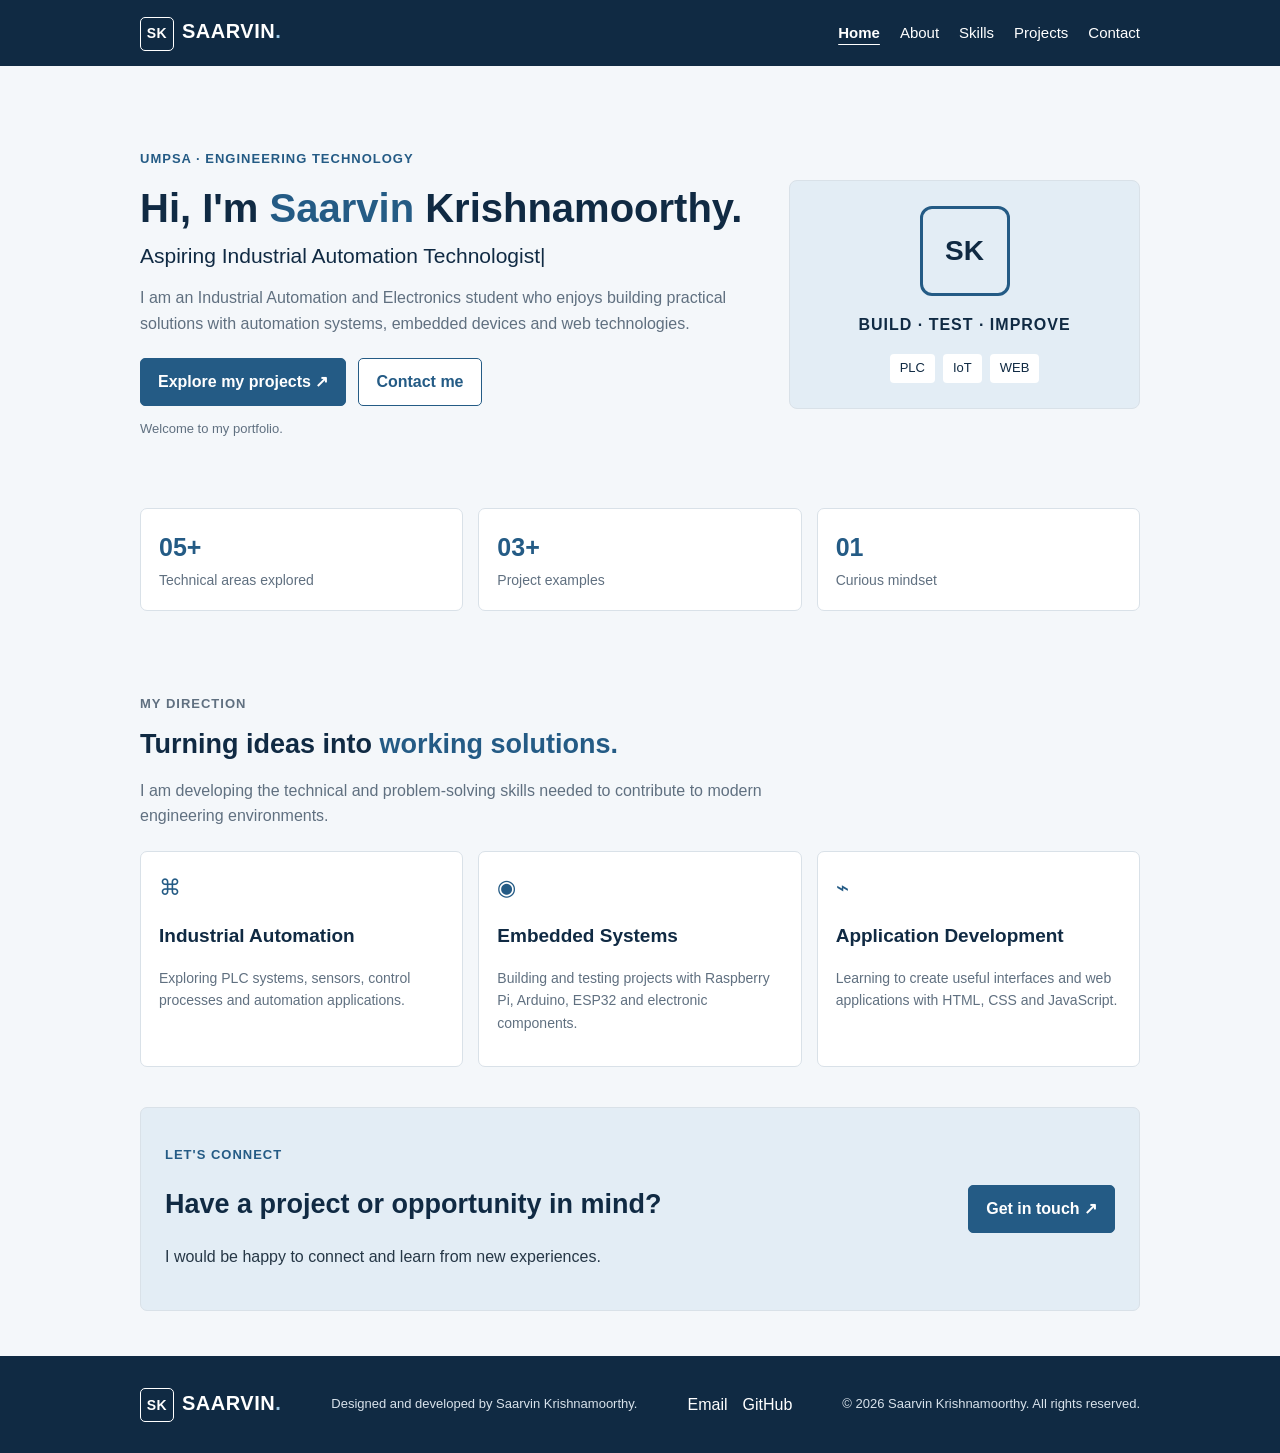
<file: index.html>
<!DOCTYPE html>
<html lang="en">
<head>
  <meta charset="UTF-8">
  <meta name="viewport" content="width=device-width, initial-scale=1.0">
  <meta name="description" content="Personal portfolio of Saarvin Krishnamoorthy, an Industrial Automation and Electronics student at UMPSA.">
  <title>Saarvin Krishnamoorthy | Home</title>
  <link rel="preconnect" href="https://fonts.googleapis.com">
  <link rel="preconnect" href="https://fonts.gstatic.com" crossorigin>
  <link href="https://fonts.googleapis.com/css2?family=Inter:wght@400;500;600;700;800&family=Space+Grotesk:wght@500;600;700&display=swap" rel="stylesheet">
  <link rel="stylesheet" href="css/style.css">
  <script src="js/script.js" defer></script>
</head>
<body data-page="home">
  <header class="site-header">
    <div class="container nav-wrap">
      <a class="brand" href="index.html" aria-label="Saarvin home"><span class="brand-mark">SK</span><span>SAARVIN<span class="brand-dot">.</span></span></a>
      <button class="menu-toggle" type="button" aria-label="Open navigation" aria-expanded="false"><span></span><span></span><span></span></button>
      <nav class="main-nav" aria-label="Main navigation">
        <a href="index.html" data-link="home">Home</a>
        <a href="about.html" data-link="about">About</a>
        <a href="skills.html" data-link="skills">Skills</a>
        <a href="projects.html" data-link="projects">Projects</a>
        <a href="contact.html" data-link="contact">Contact</a>
        <button class="theme-toggle" type="button" aria-label="Switch colour theme" title="Switch colour theme">☼</button>
      </nav>
    </div>
  </header>

  <main>
    <section class="hero container">
      <div class="hero-copy">
        <p class="eyebrow"><span class="status-dot"></span> UMPSA · ENGINEERING TECHNOLOGY</p>
        <h1>Hi, I'm <span class="gradient-text">Saarvin</span> Krishnamoorthy.</h1>
        <h2 class="hero-role">Aspiring <span id="typing-text">Industrial Automation Technologist</span><span class="typing-cursor">|</span></h2>
        <p class="hero-description">I am an Industrial Automation and Electronics student who enjoys building practical solutions with automation systems, embedded devices and web technologies.</p>
        <div class="hero-actions">
          <a class="button button-primary" href="projects.html">Explore my projects <span aria-hidden="true">↗</span></a>
          <a class="button button-outline" href="contact.html">Contact me</a>
        </div>
        <p class="greeting" id="time-greeting">Welcome to my portfolio.</p>
      </div>
      <div class="hero-visual" aria-label="Engineering technology illustration">
        <div class="orbit orbit-one"></div><div class="orbit orbit-two"></div>
        <div class="tech-card">
          <div class="tech-card-top"><span class="mini-dot"></span><span class="mini-dot"></span><span class="mini-dot"></span><span class="card-label">ENGINEERING / 01</span></div>
          <div class="chip"><span>SK</span></div>
          <div class="circuit-line line-one"></div><div class="circuit-line line-two"></div><div class="circuit-line line-three"></div>
          <p class="tech-card-caption">BUILD · TEST · IMPROVE</p>
          <div class="tech-tags"><span>PLC</span><span>IoT</span><span>WEB</span></div>
        </div>
        <span class="floating-label label-top">AUTOMATION</span><span class="floating-label label-bottom">INNOVATION</span>
      </div>
    </section>

    <section class="quick-stats container">
      <article class="stat-card"><strong>05+</strong><span>Technical areas explored</span></article>
      <article class="stat-card"><strong>03+</strong><span>Project examples</span></article>
      <article class="stat-card"><strong>01</strong><span>Curious mindset</span></article>
    </section>

    <section class="section container">
      <div class="section-heading"><p class="eyebrow">MY DIRECTION</p><h2>Turning ideas into <span class="gradient-text">working solutions.</span></h2><p>I am developing the technical and problem-solving skills needed to contribute to modern engineering environments.</p></div>
      <div class="feature-grid">
        <article class="feature-card"><div class="feature-icon">⌘</div><h3>Industrial Automation</h3><p>Exploring PLC systems, sensors, control processes and automation applications.</p></article>
        <article class="feature-card"><div class="feature-icon">◉</div><h3>Embedded Systems</h3><p>Building and testing projects with Raspberry Pi, Arduino, ESP32 and electronic components.</p></article>
        <article class="feature-card"><div class="feature-icon">⌁</div><h3>Application Development</h3><p>Learning to create useful interfaces and web applications with HTML, CSS and JavaScript.</p></article>
      </div>
    </section>
    <section class="cta-band container"><div><p class="eyebrow">LET'S CONNECT</p><h2>Have a project or opportunity in mind?</h2><p>I would be happy to connect and learn from new experiences.</p></div><a class="button button-primary" href="contact.html">Get in touch <span aria-hidden="true">↗</span></a></section>
  </main>

  <footer class="site-footer"><div class="container footer-inner"><a class="brand" href="index.html"><span class="brand-mark">SK</span><span>SAARVIN<span class="brand-dot">.</span></span></a><p>Designed and developed by Saarvin Krishnamoorthy.</p><div class="footer-links"><a href="mailto:vc24032@adab.umpsa.edu.my">Email</a><a href="https://github.com/" target="_blank" rel="noopener">GitHub</a></div><small>© <span class="copyright-year"></span> Saarvin Krishnamoorthy. All rights reserved.</small></div></footer>
</body>
</html>
</file>
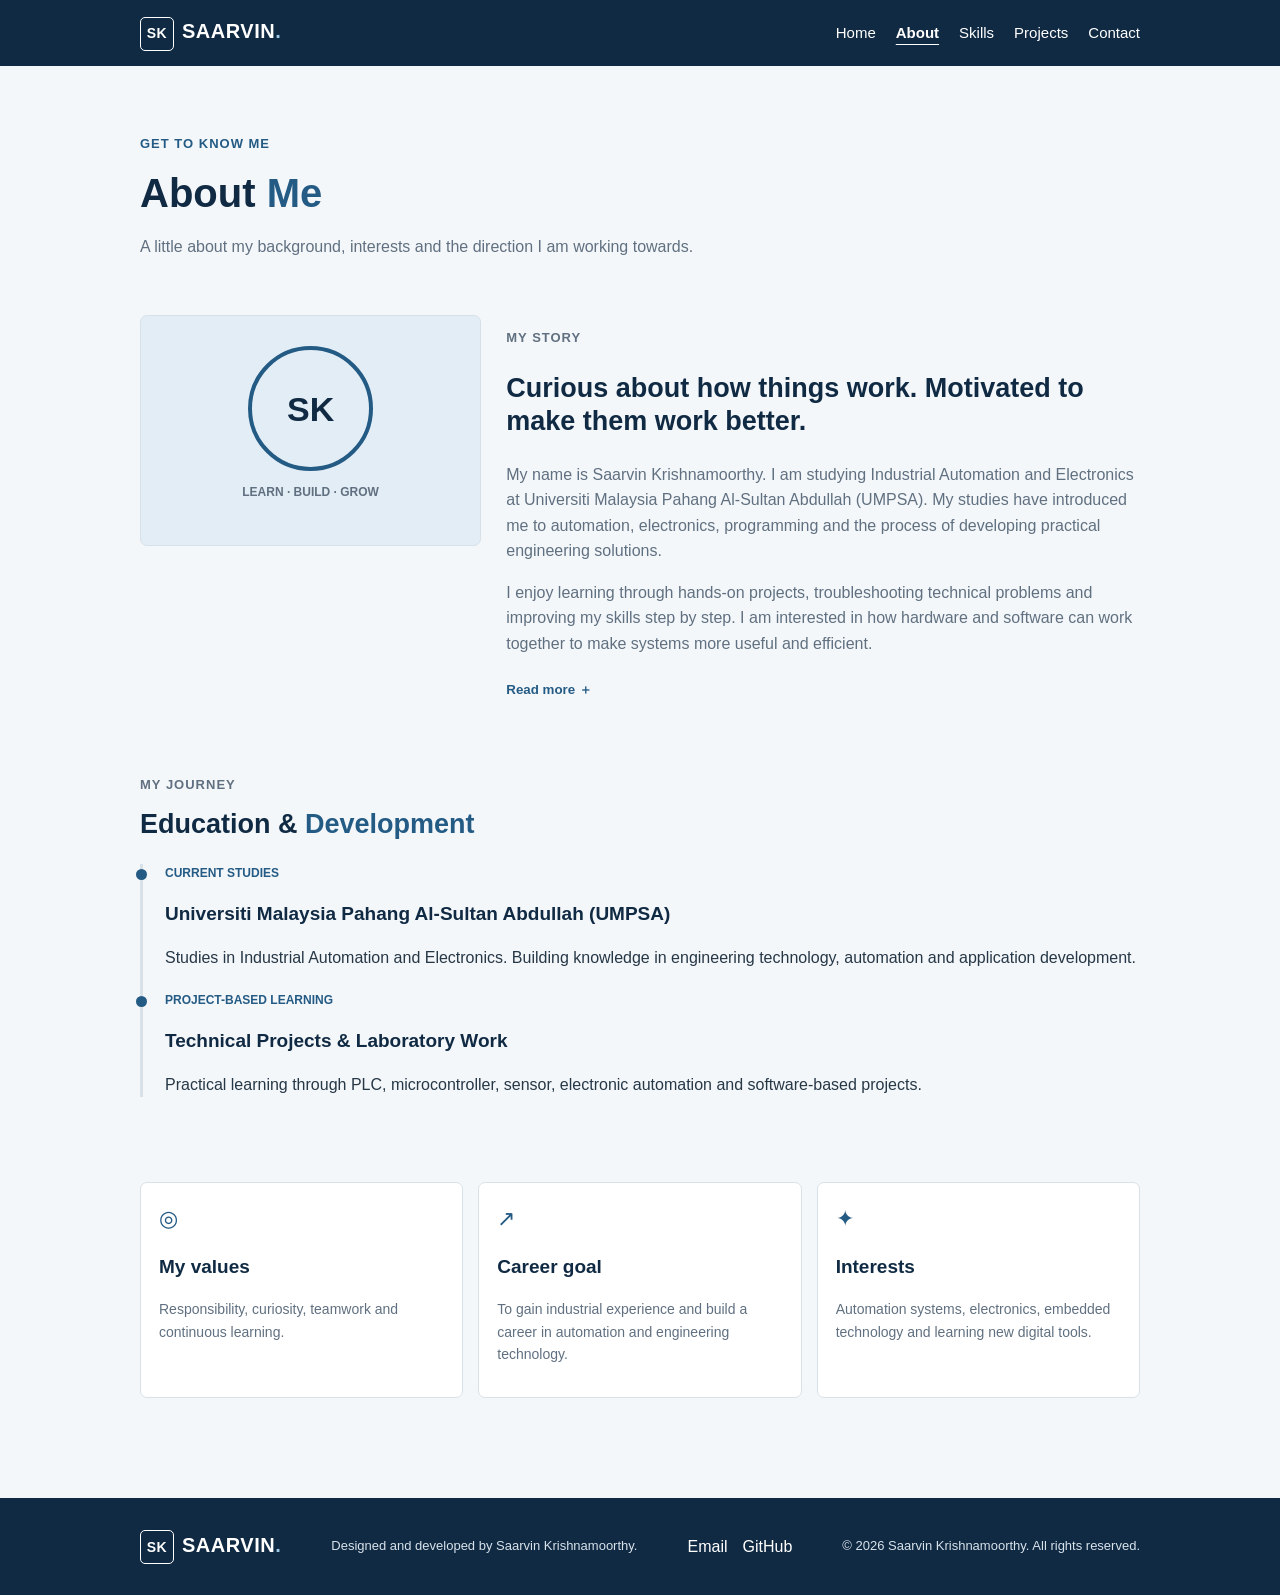
<file: about.html>
<!DOCTYPE html>
<html lang="en">
<head>
  <meta charset="UTF-8"><meta name="viewport" content="width=device-width, initial-scale=1.0">
  <meta name="description" content="Learn about Saarvin Krishnamoorthy, his education and career goals.">
  <title>Saarvin Krishnamoorthy | About Me</title>
  <link rel="preconnect" href="https://fonts.googleapis.com"><link rel="preconnect" href="https://fonts.gstatic.com" crossorigin>
  <link href="https://fonts.googleapis.com/css2?family=Inter:wght@400;500;600;700;800&family=Space+Grotesk:wght@500;600;700&display=swap" rel="stylesheet">
  <link rel="stylesheet" href="css/style.css"><script src="js/script.js" defer></script>
</head>
<body data-page="about">
  <header class="site-header"><div class="container nav-wrap"><a class="brand" href="index.html"><span class="brand-mark">SK</span><span>SAARVIN<span class="brand-dot">.</span></span></a><button class="menu-toggle" type="button" aria-label="Open navigation" aria-expanded="false"><span></span><span></span><span></span></button><nav class="main-nav" aria-label="Main navigation"><a href="index.html" data-link="home">Home</a><a href="about.html" data-link="about">About</a><a href="skills.html" data-link="skills">Skills</a><a href="projects.html" data-link="projects">Projects</a><a href="contact.html" data-link="contact">Contact</a><button class="theme-toggle" type="button" aria-label="Switch colour theme" title="Switch colour theme">☼</button></nav></div></header>
  <main class="container page-main">
    <section class="page-intro"><p class="eyebrow">GET TO KNOW ME</p><h1>About <span class="gradient-text">Me</span></h1><p>A little about my background, interests and the direction I am working towards.</p></section>
    <section class="about-layout">
      <div class="about-monogram"><div class="monogram-ring"><span>SK</span></div><p class="monogram-caption">LEARN · BUILD · GROW</p></div>
      <div class="about-copy"><p class="eyebrow">MY STORY</p><h2>Curious about how things work. Motivated to make them work better.</h2><p>My name is Saarvin Krishnamoorthy. I am studying Industrial Automation and Electronics at Universiti Malaysia Pahang Al-Sultan Abdullah (UMPSA). My studies have introduced me to automation, electronics, programming and the process of developing practical engineering solutions.</p><p>I enjoy learning through hands-on projects, troubleshooting technical problems and improving my skills step by step. I am interested in how hardware and software can work together to make systems more useful and efficient.</p>
        <div class="read-more-content" id="more-about" hidden><p>My goal is to continue developing my technical knowledge, communication and teamwork skills. I hope to gain industrial experience, contribute positively to an engineering team and grow into a capable engineering technologist.</p><p><strong>My motto:</strong> Learn continuously, solve problems patiently and never stop improving.</p></div>
        <button class="text-button read-more-button" type="button" aria-expanded="false" aria-controls="more-about">Read more <span>＋</span></button>
      </div>
    </section>
    <section class="section"><div class="section-heading"><p class="eyebrow">MY JOURNEY</p><h2>Education & <span class="gradient-text">Development</span></h2></div>
      <div class="timeline">
        <article class="timeline-item"><span class="timeline-point"></span><div class="timeline-date">CURRENT STUDIES</div><h3>Universiti Malaysia Pahang Al-Sultan Abdullah (UMPSA)</h3><p>Studies in Industrial Automation and Electronics. Building knowledge in engineering technology, automation and application development.</p></article>
        <article class="timeline-item"><span class="timeline-point"></span><div class="timeline-date">PROJECT-BASED LEARNING</div><h3>Technical Projects & Laboratory Work</h3><p>Practical learning through PLC, microcontroller, sensor, electronic automation and software-based projects.</p></article>
      </div>
    </section>
    <section class="section values-grid"><article class="feature-card"><div class="feature-icon">◎</div><h3>My values</h3><p>Responsibility, curiosity, teamwork and continuous learning.</p></article><article class="feature-card"><div class="feature-icon">↗</div><h3>Career goal</h3><p>To gain industrial experience and build a career in automation and engineering technology.</p></article><article class="feature-card"><div class="feature-icon">✦</div><h3>Interests</h3><p>Automation systems, electronics, embedded technology and learning new digital tools.</p></article></section>
  </main>
  <footer class="site-footer"><div class="container footer-inner"><a class="brand" href="index.html"><span class="brand-mark">SK</span><span>SAARVIN<span class="brand-dot">.</span></span></a><p>Designed and developed by Saarvin Krishnamoorthy.</p><div class="footer-links"><a href="mailto:vc24032@adab.umpsa.edu.my">Email</a><a href="https://github.com/" target="_blank" rel="noopener">GitHub</a></div><small>© <span class="copyright-year"></span> Saarvin Krishnamoorthy. All rights reserved.</small></div></footer>
</body></html>
</file>
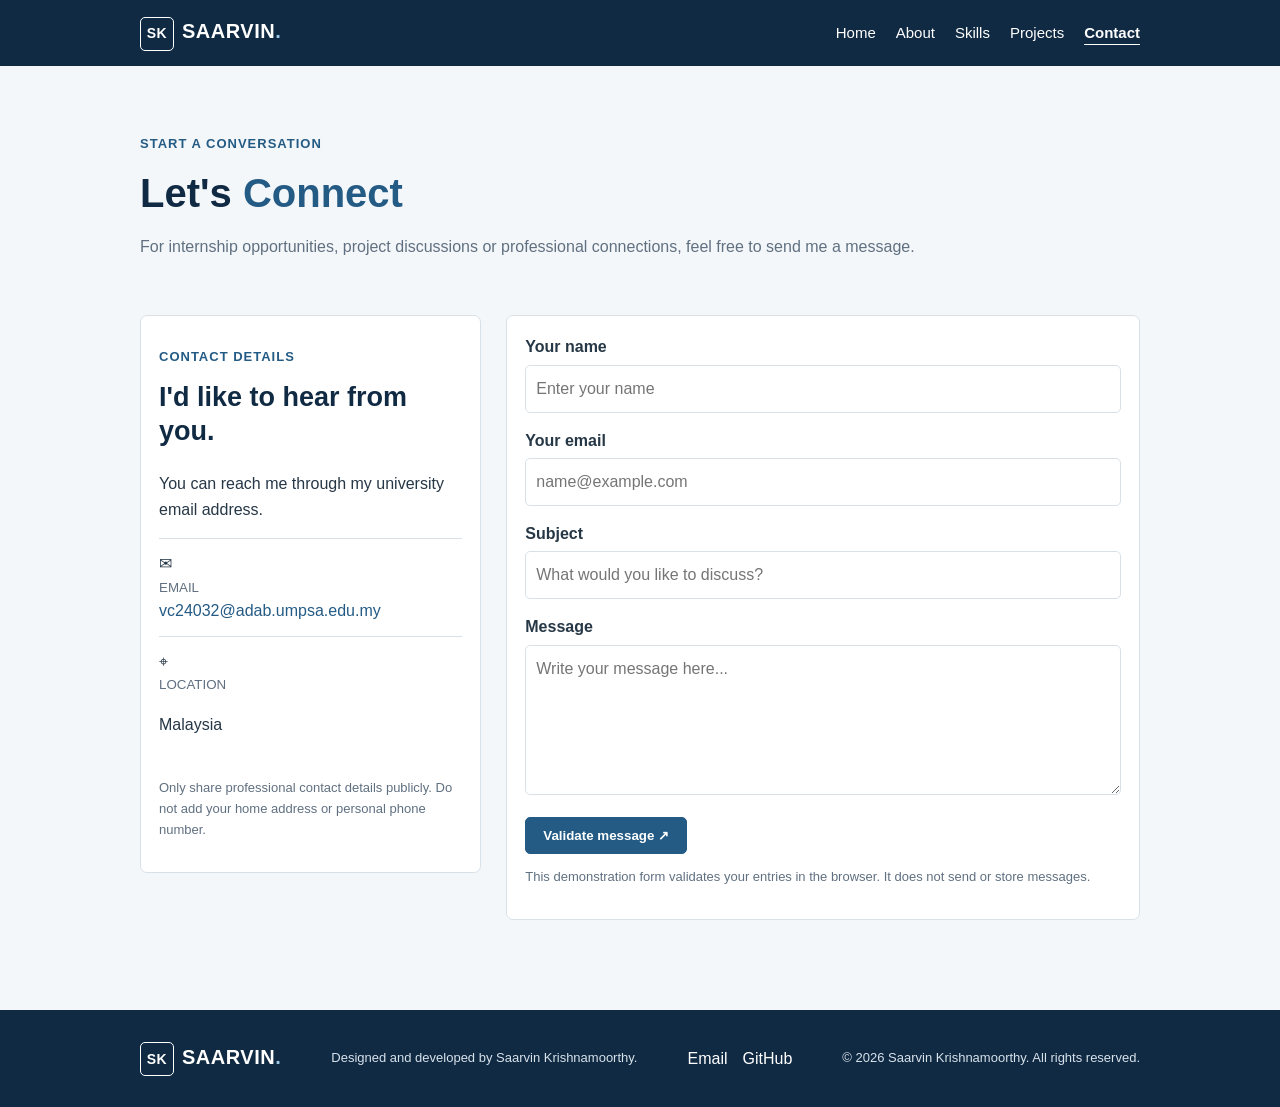
<file: contact.html>
<!DOCTYPE html>
<html lang="en">
<head>
  <meta charset="UTF-8"><meta name="viewport" content="width=device-width, initial-scale=1.0">
  <meta name="description" content="Contact Saarvin Krishnamoorthy for professional and academic opportunities.">
  <title>Saarvin Krishnamoorthy | Contact</title>
  <link rel="preconnect" href="https://fonts.googleapis.com"><link rel="preconnect" href="https://fonts.gstatic.com" crossorigin>
  <link href="https://fonts.googleapis.com/css2?family=Inter:wght@400;500;600;700;800&family=Space+Grotesk:wght@500;600;700&display=swap" rel="stylesheet">
  <link rel="stylesheet" href="css/style.css"><script src="js/script.js" defer></script>
</head>
<body data-page="contact">
  <header class="site-header"><div class="container nav-wrap"><a class="brand" href="index.html"><span class="brand-mark">SK</span><span>SAARVIN<span class="brand-dot">.</span></span></a><button class="menu-toggle" type="button" aria-label="Open navigation" aria-expanded="false"><span></span><span></span><span></span></button><nav class="main-nav" aria-label="Main navigation"><a href="index.html" data-link="home">Home</a><a href="about.html" data-link="about">About</a><a href="skills.html" data-link="skills">Skills</a><a href="projects.html" data-link="projects">Projects</a><a href="contact.html" data-link="contact">Contact</a><button class="theme-toggle" type="button" aria-label="Switch colour theme" title="Switch colour theme">☼</button></nav></div></header>
  <main class="container page-main">
    <section class="page-intro"><p class="eyebrow">START A CONVERSATION</p><h1>Let's <span class="gradient-text">Connect</span></h1><p>For internship opportunities, project discussions or professional connections, feel free to send me a message.</p></section>
    <section class="contact-layout">
      <div class="contact-info"><p class="eyebrow">CONTACT DETAILS</p><h2>I'd like to hear from you.</h2><p class="muted">You can reach me through my university email address.</p><div class="contact-detail"><span class="detail-icon">✉</span><div><small>EMAIL</small><a href="mailto:vc24032@adab.umpsa.edu.my">vc24032@adab.umpsa.edu.my</a></div></div><div class="contact-detail"><span class="detail-icon">⌖</span><div><small>LOCATION</small><p>Malaysia</p></div></div><p class="small-note">Only share professional contact details publicly. Do not add your home address or personal phone number.</p></div>
      <form class="contact-form" id="contact-form" novalidate>
        <div class="form-row"><label for="visitor-name">Your name</label><input id="visitor-name" name="name" type="text" placeholder="Enter your name" required minlength="2"><small class="field-error" id="name-error"></small></div>
        <div class="form-row"><label for="visitor-email">Your email</label><input id="visitor-email" name="email" type="email" placeholder="name@example.com" required><small class="field-error" id="email-error"></small></div>
        <div class="form-row"><label for="visitor-subject">Subject</label><input id="visitor-subject" name="subject" type="text" placeholder="What would you like to discuss?" required minlength="3"><small class="field-error" id="subject-error"></small></div>
        <div class="form-row"><label for="visitor-message">Message</label><textarea id="visitor-message" name="message" rows="5" placeholder="Write your message here..." required minlength="10"></textarea><small class="field-error" id="message-error"></small></div>
        <button class="button button-primary" type="submit">Validate message <span aria-hidden="true">↗</span></button>
        <p class="form-status" id="form-status" role="status" aria-live="polite">This demonstration form validates your entries in the browser. It does not send or store messages.</p>
      </form>
    </section>
  </main>
  <footer class="site-footer"><div class="container footer-inner"><a class="brand" href="index.html"><span class="brand-mark">SK</span><span>SAARVIN<span class="brand-dot">.</span></span></a><p>Designed and developed by Saarvin Krishnamoorthy.</p><div class="footer-links"><a href="mailto:vc24032@adab.umpsa.edu.my">Email</a><a href="https://github.com/" target="_blank" rel="noopener">GitHub</a></div><small>© <span class="copyright-year"></span> Saarvin Krishnamoorthy. All rights reserved.</small></div></footer>
</body></html>
</file>
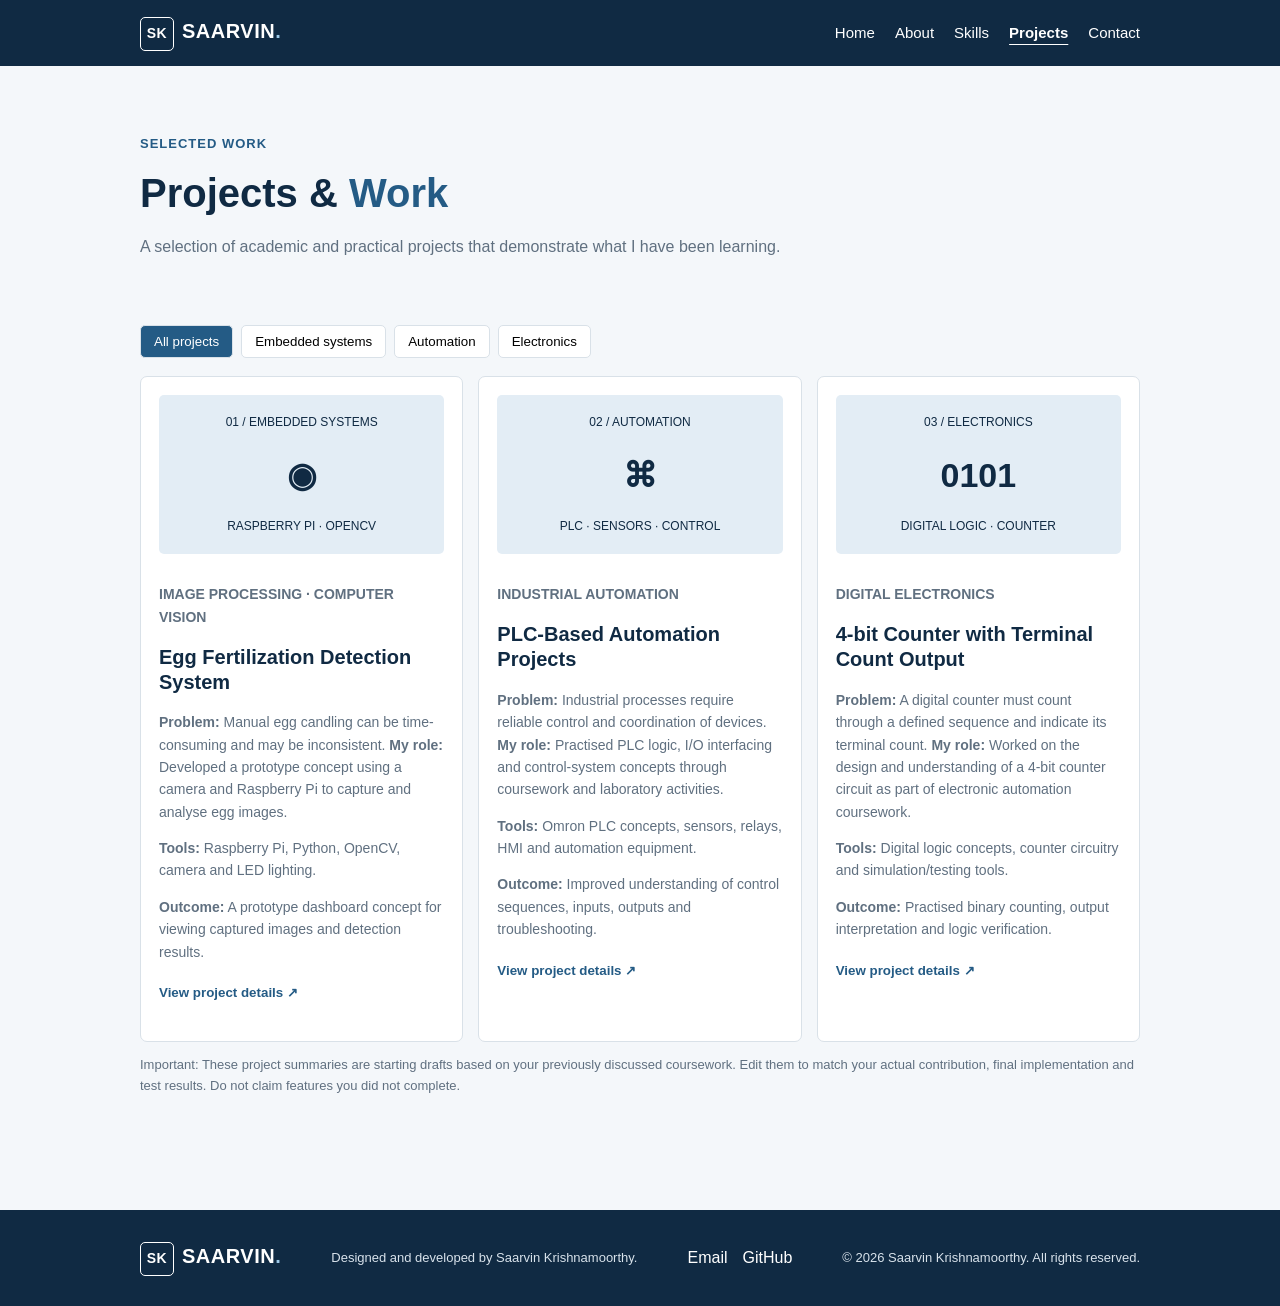
<file: projects.html>
<!DOCTYPE html>
<html lang="en">
<head>
  <meta charset="UTF-8"><meta name="viewport" content="width=device-width, initial-scale=1.0">
  <meta name="description" content="Selected engineering and application development projects by Saarvin Krishnamoorthy.">
  <title>Saarvin Krishnamoorthy | Projects</title>
  <link rel="preconnect" href="https://fonts.googleapis.com"><link rel="preconnect" href="https://fonts.gstatic.com" crossorigin>
  <link href="https://fonts.googleapis.com/css2?family=Inter:wght@400;500;600;700;800&family=Space+Grotesk:wght@500;600;700&display=swap" rel="stylesheet">
  <link rel="stylesheet" href="css/style.css"><script src="js/script.js" defer></script>
</head>
<body data-page="projects">
  <header class="site-header"><div class="container nav-wrap"><a class="brand" href="index.html"><span class="brand-mark">SK</span><span>SAARVIN<span class="brand-dot">.</span></span></a><button class="menu-toggle" type="button" aria-label="Open navigation" aria-expanded="false"><span></span><span></span><span></span></button><nav class="main-nav" aria-label="Main navigation"><a href="index.html" data-link="home">Home</a><a href="about.html" data-link="about">About</a><a href="skills.html" data-link="skills">Skills</a><a href="projects.html" data-link="projects">Projects</a><a href="contact.html" data-link="contact">Contact</a><button class="theme-toggle" type="button" aria-label="Switch colour theme" title="Switch colour theme">☼</button></nav></div></header>
  <main class="container page-main">
    <section class="page-intro"><p class="eyebrow">SELECTED WORK</p><h1>Projects & <span class="gradient-text">Work</span></h1><p>A selection of academic and practical projects that demonstrate what I have been learning.</p></section>
    <section class="section">
      <div class="filter-bar" role="group" aria-label="Filter projects"><button class="filter-button active" type="button" data-filter="all">All projects</button><button class="filter-button" type="button" data-filter="embedded">Embedded systems</button><button class="filter-button" type="button" data-filter="automation">Automation</button><button class="filter-button" type="button" data-filter="electronics">Electronics</button></div>
      <div class="projects-grid">
        <article class="project-card" data-category="embedded"><div class="project-art art-raspberry"><span>01 / EMBEDDED SYSTEMS</span><div class="art-symbol">◉</div><small>RASPBERRY PI · OPENCV</small></div><div class="project-body"><p class="project-type">IMAGE PROCESSING · COMPUTER VISION</p><h2>Egg Fertilization Detection System</h2><p><strong>Problem:</strong> Manual egg candling can be time-consuming and may be inconsistent. <strong>My role:</strong> Developed a prototype concept using a camera and Raspberry Pi to capture and analyse egg images.</p><p><strong>Tools:</strong> Raspberry Pi, Python, OpenCV, camera and LED lighting.</p><p><strong>Outcome:</strong> A prototype dashboard concept for viewing captured images and detection results.</p><button class="text-button project-detail-button" type="button" data-title="Egg Fertilization Detection System" data-details="This academic prototype explores image-based egg inspection. The system uses LED illumination, a camera and Raspberry Pi image processing. The project involved camera setup, image capture, threshold and contour experiments, and a Flask dashboard. Add your final measured test results and screenshots before submission.">View project details ↗</button></div></article>
        <article class="project-card" data-category="automation"><div class="project-art art-plc"><span>02 / AUTOMATION</span><div class="art-symbol">⌘</div><small>PLC · SENSORS · CONTROL</small></div><div class="project-body"><p class="project-type">INDUSTRIAL AUTOMATION</p><h2>PLC-Based Automation Projects</h2><p><strong>Problem:</strong> Industrial processes require reliable control and coordination of devices. <strong>My role:</strong> Practised PLC logic, I/O interfacing and control-system concepts through coursework and laboratory activities.</p><p><strong>Tools:</strong> Omron PLC concepts, sensors, relays, HMI and automation equipment.</p><p><strong>Outcome:</strong> Improved understanding of control sequences, inputs, outputs and troubleshooting.</p><button class="text-button project-detail-button" type="button" data-title="PLC-Based Automation Projects" data-details="This entry represents PLC and flexible manufacturing coursework. Add the exact machine or lab setup, your individual responsibilities, ladder logic screenshots, I/O list and test results from your completed practical work.">View project details ↗</button></div></article>
        <article class="project-card" data-category="electronics"><div class="project-art art-counter"><span>03 / ELECTRONICS</span><div class="art-symbol">0101</div><small>DIGITAL LOGIC · COUNTER</small></div><div class="project-body"><p class="project-type">DIGITAL ELECTRONICS</p><h2>4-bit Counter with Terminal Count Output</h2><p><strong>Problem:</strong> A digital counter must count through a defined sequence and indicate its terminal count. <strong>My role:</strong> Worked on the design and understanding of a 4-bit counter circuit as part of electronic automation coursework.</p><p><strong>Tools:</strong> Digital logic concepts, counter circuitry and simulation/testing tools.</p><p><strong>Outcome:</strong> Practised binary counting, output interpretation and logic verification.</p><button class="text-button project-detail-button" type="button" data-title="4-bit Counter with Terminal Count Output" data-details="This coursework project focuses on a 4-bit digital counter and terminal-count output. Add your actual circuit diagram, components, simulation screenshots and verification table so the description accurately reflects your submission.">View project details ↗</button></div></article>
      </div>
      <p class="small-note">Important: These project summaries are starting drafts based on your previously discussed coursework. Edit them to match your actual contribution, final implementation and test results. Do not claim features you did not complete.</p>
    </section>
  </main>
  <div class="modal" id="project-modal" aria-hidden="true" role="dialog" aria-modal="true" aria-labelledby="modal-title"><div class="modal-backdrop" data-close-modal></div><div class="modal-panel"><button class="modal-close" type="button" aria-label="Close project details" data-close-modal>×</button><p class="eyebrow">PROJECT OVERVIEW</p><h2 id="modal-title">Project title</h2><p id="modal-details"></p></div></div>
  <footer class="site-footer"><div class="container footer-inner"><a class="brand" href="index.html"><span class="brand-mark">SK</span><span>SAARVIN<span class="brand-dot">.</span></span></a><p>Designed and developed by Saarvin Krishnamoorthy.</p><div class="footer-links"><a href="mailto:vc24032@adab.umpsa.edu.my">Email</a><a href="https://github.com/" target="_blank" rel="noopener">GitHub</a></div><small>© <span class="copyright-year"></span> Saarvin Krishnamoorthy. All rights reserved.</small></div></footer>
</body></html>
</file>
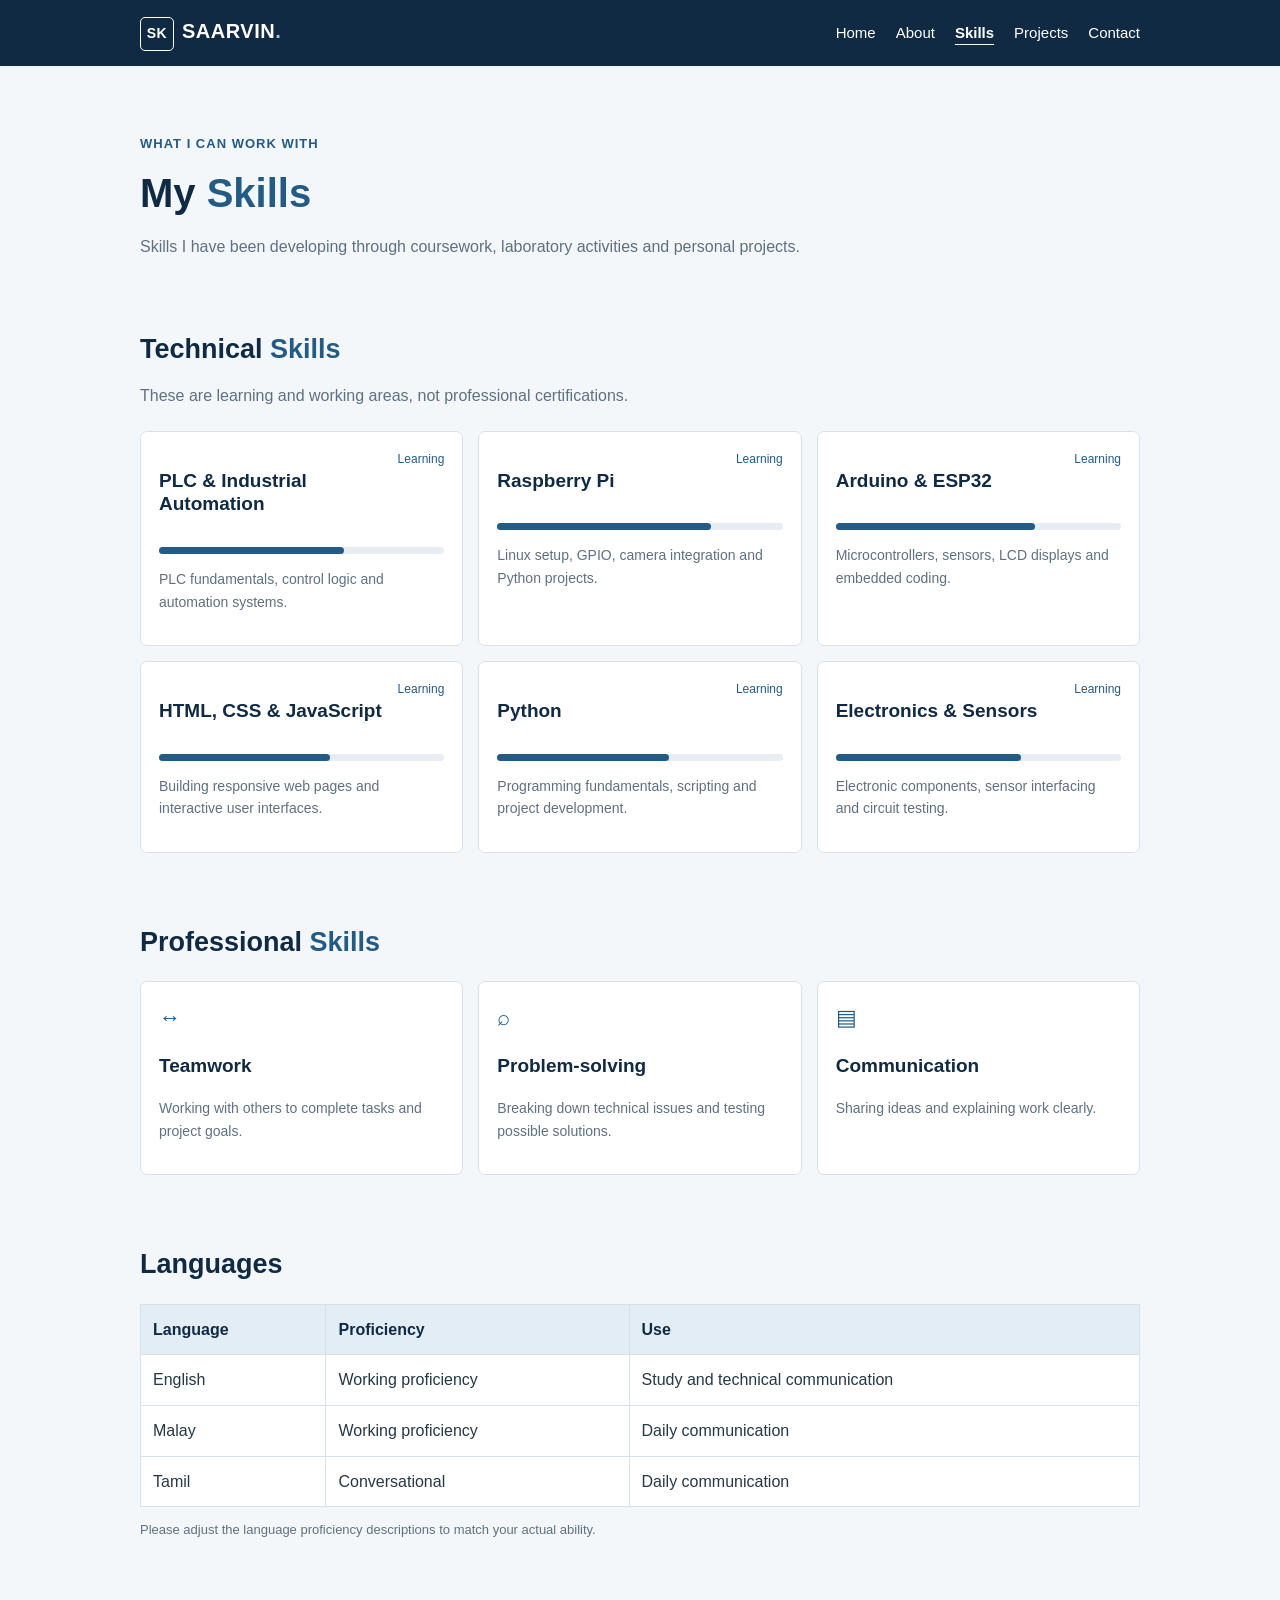
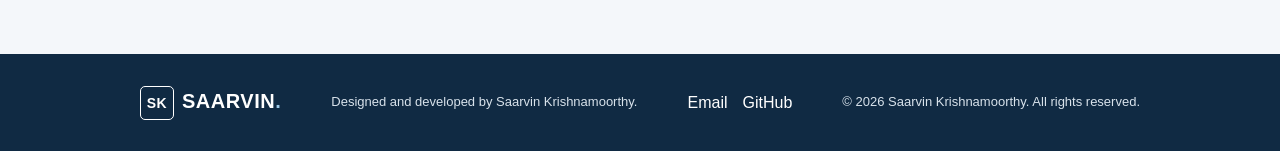
<file: skills.html>
<!DOCTYPE html>
<html lang="en">
<head>
  <meta charset="UTF-8"><meta name="viewport" content="width=device-width, initial-scale=1.0">
  <meta name="description" content="Technical and professional skills of Saarvin Krishnamoorthy.">
  <title>Saarvin Krishnamoorthy | Skills</title>
  <link rel="preconnect" href="https://fonts.googleapis.com"><link rel="preconnect" href="https://fonts.gstatic.com" crossorigin>
  <link href="https://fonts.googleapis.com/css2?family=Inter:wght@400;500;600;700;800&family=Space+Grotesk:wght@500;600;700&display=swap" rel="stylesheet">
  <link rel="stylesheet" href="css/style.css"><script src="js/script.js" defer></script>
</head>
<body data-page="skills">
  <header class="site-header"><div class="container nav-wrap"><a class="brand" href="index.html"><span class="brand-mark">SK</span><span>SAARVIN<span class="brand-dot">.</span></span></a><button class="menu-toggle" type="button" aria-label="Open navigation" aria-expanded="false"><span></span><span></span><span></span></button><nav class="main-nav" aria-label="Main navigation"><a href="index.html" data-link="home">Home</a><a href="about.html" data-link="about">About</a><a href="skills.html" data-link="skills">Skills</a><a href="projects.html" data-link="projects">Projects</a><a href="contact.html" data-link="contact">Contact</a><button class="theme-toggle" type="button" aria-label="Switch colour theme" title="Switch colour theme">☼</button></nav></div></header>
  <main class="container page-main">
    <section class="page-intro"><p class="eyebrow">WHAT I CAN WORK WITH</p><h1>My <span class="gradient-text">Skills</span></h1><p>Skills I have been developing through coursework, laboratory activities and personal projects.</p></section>
    <section class="section skills-section"><div class="section-heading compact-heading"><h2>Technical <span class="gradient-text">Skills</span></h2><p>These are learning and working areas, not professional certifications.</p></div>
      <div class="skills-grid">
        <article class="skill-card"><div class="skill-top"><h3>PLC & Industrial Automation</h3><span>Learning</span></div><div class="skill-track"><span style="--level:65%"></span></div><p>PLC fundamentals, control logic and automation systems.</p></article>
        <article class="skill-card"><div class="skill-top"><h3>Raspberry Pi</h3><span>Learning</span></div><div class="skill-track"><span style="--level:75%"></span></div><p>Linux setup, GPIO, camera integration and Python projects.</p></article>
        <article class="skill-card"><div class="skill-top"><h3>Arduino & ESP32</h3><span>Learning</span></div><div class="skill-track"><span style="--level:70%"></span></div><p>Microcontrollers, sensors, LCD displays and embedded coding.</p></article>
        <article class="skill-card"><div class="skill-top"><h3>HTML, CSS & JavaScript</h3><span>Learning</span></div><div class="skill-track"><span style="--level:60%"></span></div><p>Building responsive web pages and interactive user interfaces.</p></article>
        <article class="skill-card"><div class="skill-top"><h3>Python</h3><span>Learning</span></div><div class="skill-track"><span style="--level:60%"></span></div><p>Programming fundamentals, scripting and project development.</p></article>
        <article class="skill-card"><div class="skill-top"><h3>Electronics & Sensors</h3><span>Learning</span></div><div class="skill-track"><span style="--level:65%"></span></div><p>Electronic components, sensor interfacing and circuit testing.</p></article>
      </div>
    </section>
    <section class="section"><div class="section-heading compact-heading"><h2>Professional <span class="gradient-text">Skills</span></h2></div><div class="feature-grid"><article class="feature-card"><div class="feature-icon">↔</div><h3>Teamwork</h3><p>Working with others to complete tasks and project goals.</p></article><article class="feature-card"><div class="feature-icon">⌕</div><h3>Problem-solving</h3><p>Breaking down technical issues and testing possible solutions.</p></article><article class="feature-card"><div class="feature-icon">▤</div><h3>Communication</h3><p>Sharing ideas and explaining work clearly.</p></article></div></section>
    <section class="section"><div class="section-heading compact-heading"><h2>Languages</h2></div><div class="table-wrap"><table><thead><tr><th>Language</th><th>Proficiency</th><th>Use</th></tr></thead><tbody><tr><td>English</td><td>Working proficiency</td><td>Study and technical communication</td></tr><tr><td>Malay</td><td>Working proficiency</td><td>Daily communication</td></tr><tr><td>Tamil</td><td>Conversational</td><td>Daily communication</td></tr></tbody></table></div><p class="small-note">Please adjust the language proficiency descriptions to match your actual ability.</p></section>
  </main>
  <footer class="site-footer"><div class="container footer-inner"><a class="brand" href="index.html"><span class="brand-mark">SK</span><span>SAARVIN<span class="brand-dot">.</span></span></a><p>Designed and developed by Saarvin Krishnamoorthy.</p><div class="footer-links"><a href="mailto:vc24032@adab.umpsa.edu.my">Email</a><a href="https://github.com/" target="_blank" rel="noopener">GitHub</a></div><small>© <span class="copyright-year"></span> Saarvin Krishnamoorthy. All rights reserved.</small></div></footer>
</body></html>
</file>
<file: css/style.css>
/* Simple student portfolio style */
:root{--navy:#102a43;--blue:#245b85;--light:#f4f7fa;--white:#fff;--text:#263746;--muted:#607080;--border:#d9e1e8}
*{box-sizing:border-box}
html{scroll-behavior:smooth}
body{margin:0;font-family:Arial,Helvetica,sans-serif;background:var(--light);color:var(--text);line-height:1.6}
a{color:var(--blue);text-decoration:none}
a:hover{text-decoration:underline}
.container{width:min(100% - 36px,1000px);margin:auto}
.site-header{background:var(--navy);color:white}
.nav-wrap{min-height:66px;display:flex;align-items:center;justify-content:space-between;gap:20px}
.brand{color:white;font-weight:bold;font-size:20px;letter-spacing:.5px}
.brand-mark{display:inline-flex;align-items:center;justify-content:center;width:34px;height:34px;margin-right:8px;border:1px solid #fff;border-radius:5px;font-size:14px}
.brand-dot{color:#9dc9e8}
.main-nav{display:flex;align-items:center;gap:20px}
.main-nav a{color:#fff;font-size:15px}
.main-nav a.active{font-weight:bold;text-decoration:underline;text-underline-offset:6px}
.theme-toggle{display:none}
.menu-toggle{display:none;background:none;border:0;color:white;font-size:24px}
.hero{display:grid;grid-template-columns:1.4fr .8fr;align-items:center;gap:35px;padding-top:70px;padding-bottom:55px}
.eyebrow{color:var(--blue);font-size:13px;font-weight:bold;letter-spacing:1px;text-transform:uppercase}
h1,h2,h3{color:var(--navy);line-height:1.25}
h1{font-size:40px;margin:10px 0}
h2{font-size:27px}
h3{font-size:19px}
.gradient-text{color:var(--blue)}
.hero-role{font-size:21px;font-weight:normal;margin:8px 0}
.hero-description{max-width:620px;color:var(--muted)}
.hero-visual{background:#e3edf5;border:1px solid var(--border);border-radius:8px;min-height:220px;display:flex;align-items:center;justify-content:center}
.tech-card{padding:25px;text-align:center;color:var(--navy)}
.chip{width:90px;height:90px;margin:0 auto 15px;border:3px solid var(--blue);border-radius:12px;display:grid;place-items:center;font-size:28px;font-weight:bold}
.tech-card-top,.circuit-line,.floating-label,.orbit{display:none}
.tech-card-caption{font-weight:bold;letter-spacing:1px}
.tech-tags{display:flex;gap:8px;justify-content:center}.tech-tags span{background:white;padding:4px 10px;border-radius:4px;font-size:13px}
.hero-actions{display:flex;gap:12px;flex-wrap:wrap;margin-top:22px}
.button{display:inline-block;padding:10px 17px;border-radius:5px;font-weight:bold;border:1px solid var(--blue)}
.button-primary{background:var(--blue);color:white}.button-outline{background:white;color:var(--blue)}
.greeting,.small-note{font-size:13px;color:var(--muted)}
.quick-stats{display:grid;grid-template-columns:repeat(3,1fr);gap:15px;margin-bottom:45px}
.stat-card,.feature-card,.skill-card,.project-card,.contact-form,.contact-info{background:white;border:1px solid var(--border);border-radius:7px;padding:18px}
.stat-card strong{display:block;font-size:25px;color:var(--blue)}
.stat-card span{font-size:14px;color:var(--muted)}
.section{padding:25px 0 40px}
.section-heading{max-width:700px;margin-bottom:22px}.section-heading h2{margin:8px 0}.section-heading p{color:var(--muted)}
.feature-grid,.skills-grid,.projects-grid{display:grid;grid-template-columns:repeat(3,1fr);gap:15px}
.feature-icon{font-size:22px;color:var(--blue)}
.feature-card p,.skill-card p,.project-body p{color:var(--muted);font-size:14px}
.cta-band{background:#e3edf5;border:1px solid var(--border);border-radius:7px;padding:24px;margin-bottom:45px;display:flex;justify-content:space-between;align-items:center;gap:20px}
.site-footer{background:var(--navy);color:#fff;padding:25px 0;margin-top:35px}
.footer-inner{display:flex;align-items:center;justify-content:space-between;gap:15px;flex-wrap:wrap}.footer-inner p,.footer-inner small{font-size:13px;color:#d8e2eb}.footer-links{display:flex;gap:15px}.footer-links a{color:white}
.page-main{padding-top:35px;padding-bottom:25px}.page-intro{padding:20px 0 25px}.page-intro h1{margin:5px 0}.page-intro>p:last-child{color:var(--muted)}
.about-layout,.contact-layout{display:grid;grid-template-columns:.7fr 1.3fr;gap:25px;align-items:start;padding:15px 0 30px}
.about-monogram{background:#e3edf5;border:1px solid var(--border);border-radius:7px;padding:30px;text-align:center}.monogram-ring{width:125px;height:125px;border:4px solid var(--blue);border-radius:50%;display:grid;place-items:center;margin:auto;font-size:34px;font-weight:bold;color:var(--navy)}
.monogram-caption{font-size:12px;color:var(--muted);font-weight:bold}.about-copy p{color:var(--muted)}
.text-button{border:0;background:none;color:var(--blue);font-weight:bold;padding:8px 0;cursor:pointer}
.timeline{border-left:3px solid var(--border);padding-left:22px}.timeline-item{position:relative;margin:20px 0}.timeline-point{position:absolute;left:-29px;top:5px;width:11px;height:11px;border-radius:50%;background:var(--blue)}.timeline-date,.project-type{font-size:12px;color:var(--blue);font-weight:bold}
.values-grid{display:grid;grid-template-columns:repeat(3,1fr);gap:15px}
.skill-top{display:flex;justify-content:space-between;gap:8px}.skill-top span{font-size:12px;color:var(--blue)}.skill-track{height:7px;background:#e7edf2;border-radius:8px;margin:12px 0}.skill-track span{display:block;height:100%;width:var(--level);background:var(--blue);border-radius:8px}
.table-wrap{overflow-x:auto}table{width:100%;border-collapse:collapse;background:white}th,td{text-align:left;padding:12px;border:1px solid var(--border)}th{background:#e3edf5;color:var(--navy)}
.filter-bar{display:flex;gap:8px;flex-wrap:wrap;margin-bottom:18px}.filter-button{padding:8px 13px;background:white;border:1px solid var(--border);border-radius:5px;cursor:pointer}.filter-button.active{background:var(--blue);color:white}
.project-art{background:#e3edf5;padding:18px;text-align:center;color:var(--navy);border-radius:5px}.project-art span,.project-art small{display:block;font-size:12px}.art-symbol{font-size:34px;font-weight:bold;margin:15px}.project-body{padding:15px 0}.project-body h2{font-size:20px}
.modal{display:none;position:fixed;inset:0;background:#0008;align-items:center;justify-content:center;padding:20px}.modal.open{display:flex}.modal-panel{background:white;border-radius:7px;padding:25px;max-width:550px;width:100%;position:relative}.modal-close{position:absolute;right:15px;top:10px;font-size:24px;border:0;background:none;cursor:pointer}
.contact-info h2{margin-top:5px}.contact-detail{padding:12px 0;border-top:1px solid var(--border)}.contact-detail small{display:block;color:var(--muted)}.contact-form label{display:block;font-weight:bold;margin-bottom:5px}.form-row{margin-bottom:15px}.contact-form input,.contact-form textarea{width:100%;padding:10px;border:1px solid var(--border);border-radius:5px;font:inherit}.field-error{display:block;color:#b42318;font-size:12px}.form-status{font-size:13px;color:var(--muted)}
@media(max-width:700px){.nav-wrap{padding:12px 0;align-items:flex-start}.menu-toggle{display:block}.main-nav{display:none;position:absolute;top:60px;left:0;right:0;background:var(--navy);padding:15px 20px;z-index:5;flex-direction:column;align-items:flex-start}.main-nav.open{display:flex}.hero{grid-template-columns:1fr;padding-top:40px}.hero-visual{min-height:180px}.quick-stats,.feature-grid,.skills-grid,.projects-grid,.values-grid{grid-template-columns:1fr}.about-layout,.contact-layout{grid-template-columns:1fr}.cta-band{align-items:flex-start;flex-direction:column}h1{font-size:32px}.footer-inner{align-items:flex-start;flex-direction:column}}
</file>
